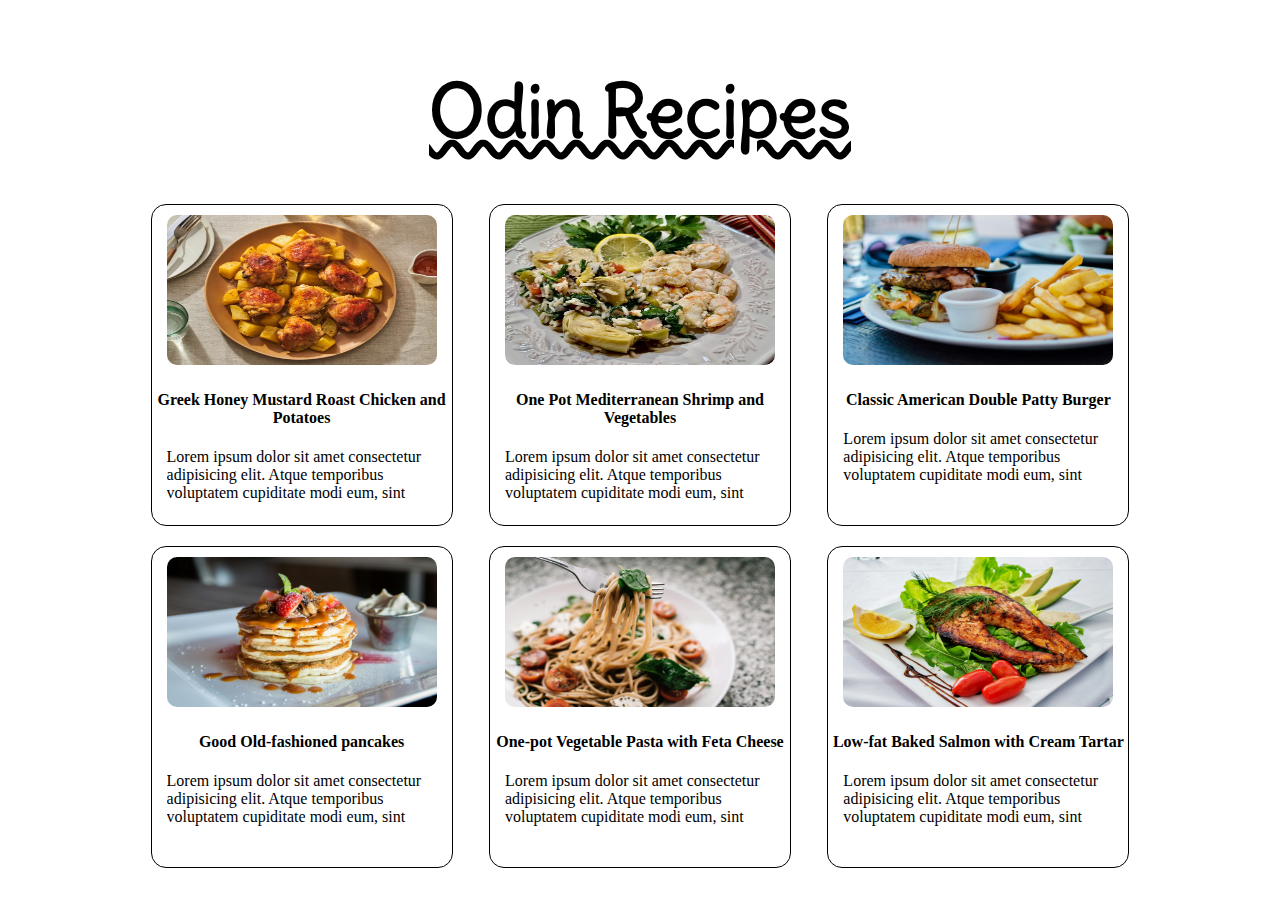
<file: index.html>
<!DOCTYPE html>
<html lang="en">
<head>
    <meta charset="UTF-8">
    <meta name="viewport" content="width=device-width, initial-scale=1.0">
    <link rel="stylesheet" href="styles/style.css">
    <!-- Google Delius Font Import -->
    <link rel="preconnect" href="https://fonts.googleapis.com">
    <link rel="preconnect" href="https://fonts.gstatic.com" crossorigin>
    <link href="https://fonts.googleapis.com/css2?family=Delius&display=swap" rel="stylesheet">
    <title>Odin Recipes</title>
</head>
<body>
    <h1 id="title">Odin Recipes</h1>
    <section id="food-cards">
        <a href="./recipes/chicken.html" class="card">
                <img src="images/chicken.webp" alt="Roasted chicken on a bed of potatoes">
                <h4>Greek Honey Mustard Roast Chicken and Potatoes</h4>
                <p>Lorem ipsum dolor sit amet consectetur adipisicing elit. Atque temporibus voluptatem cupiditate modi eum, sint placeat, rerum eos quos accusantium obcaecati suscipit minima nemo et, pariatur tenetur dolorem reiciendis facere.</p>
        </a>
        <a href="./recipes/shrimp.html" class="card">
                <img src="images/shrimp.webp" alt="Mediterranean shrimp with rice and vegetables">
                <h4>One Pot Mediterranean Shrimp and Vegetables</h4>
                <p>Lorem ipsum dolor sit amet consectetur adipisicing elit. Atque temporibus voluptatem cupiditate modi eum, sint placeat, rerum eos quos accusantium obcaecati suscipit minima nemo et, pariatur tenetur dolorem reiciendis facere.</p>
        </a>
        <a href="./recipes/burger.html" class="card">
                <img src="images/burger.jpg" alt="A large burger with a side of fries">
                <h4>Classic American Double Patty Burger</h4>
                <p> Lorem ipsum dolor sit amet consectetur adipisicing elit. Atque temporibus voluptatem cupiditate modi eum, sint placeat, rerum eos quos accusantium obcaecati suscipit minima nemo et, pariatur tenetur dolorem reiciendis facere.</p>
        </a>
        <a href="./recipes/pancakes.html" class="card">
                <img src="images/pancakes.jpg" alt="Stack of pancakes topped with fruit and mapple syrup and a side of whipped cream">
                <h4>Good Old-fashioned pancakes</h4>
                <p>Lorem ipsum dolor sit amet consectetur adipisicing elit. Atque temporibus voluptatem cupiditate modi eum, sint placeat, rerum eos quos accusantium obcaecati suscipit minima nemo et, pariatur tenetur dolorem reiciendis facere.</p>
        </a>
        <a href="./recipes/pasta.html" class="card">
                <img src="images/pasta.jpg" alt="Pasta with tomato and kale being picked up using a fork">
                <h4>One-pot Vegetable Pasta with Feta Cheese</h4>
                <p>Lorem ipsum dolor sit amet consectetur adipisicing elit. Atque temporibus voluptatem cupiditate modi eum, sint placeat, rerum eos quos accusantium obcaecati suscipit minima nemo et, pariatur tenetur dolorem reiciendis facere.</p>
        </a>
        <a href="./recipes/salmon.html" class="card">
                <img src="images/salmon.jpg" alt="Cooked salmon on a bed of kale with peppers, lemon, avocado and tartar sauce sides">
                <h4>Low-fat Baked Salmon with Cream Tartar</h4>
                <p>Lorem ipsum dolor sit amet consectetur adipisicing elit. Atque temporibus voluptatem cupiditate modi eum, sint placeat, rerum eos quos accusantium obcaecati suscipit minima nemo et, pariatur tenetur dolorem reiciendis facere.</p>
        </a>
    </section>
</body>
</html>
</file>
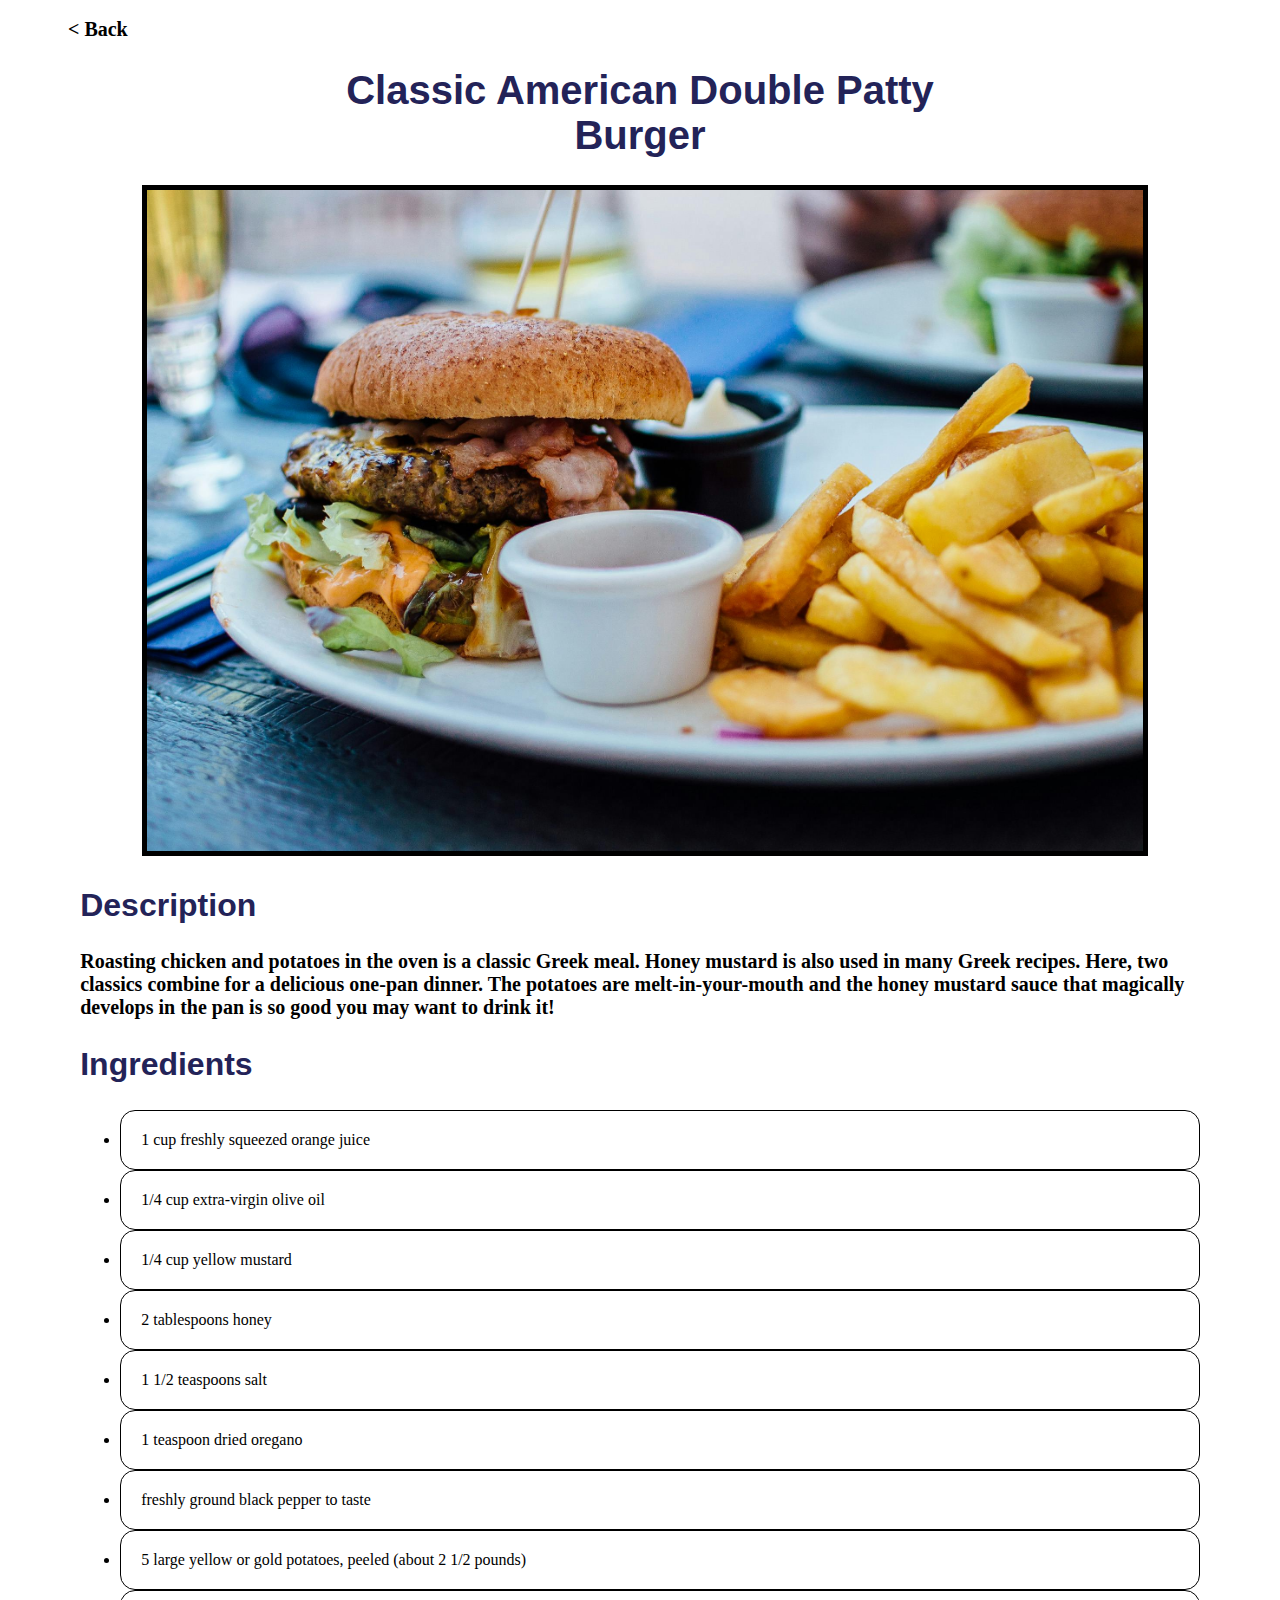
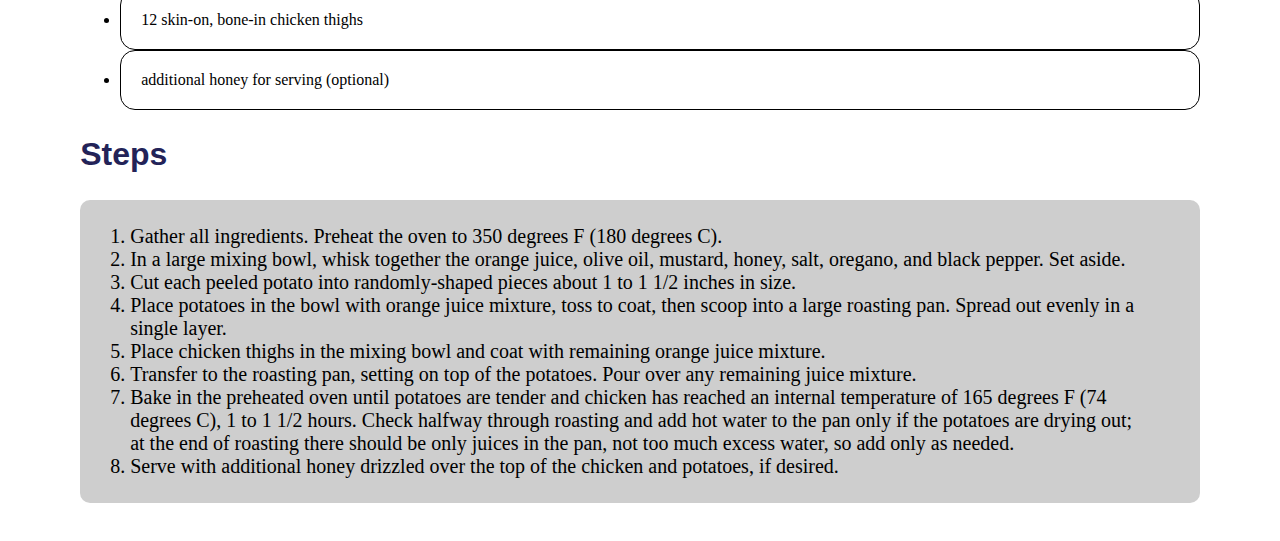
<file: recipes/burger.html>
<!DOCTYPE html>
<html lang="en">
<head>
    <meta charset="UTF-8">
    <meta name="viewport" content="width=device-width, initial-scale=1.0">
    <link rel="stylesheet" href="../styles/style.css">
    <title>Odin Recipes</title>
</head>
<body>
    <nav>
        <a href="../index.html"><strong>< Back</strong></a>
    </nav>
    <h1 class="food-name">Classic American Double Patty Burger</h1>

    <img src="../images/burger.jpg" alt="A large burger with a side of fries" class="food-img">

    <section class="content">
        <h2 class="min-title">Description</h2>
        <p class="desc">Roasting chicken and potatoes in the oven is a classic Greek meal. Honey mustard is also used in many Greek recipes. Here, two classics combine for a delicious one-pan dinner. The potatoes are melt-in-your-mouth and the honey mustard sauce that magically develops in the pan is so good you may want to drink it!</p>

        <h2 class="min-title">Ingredients</h2>
        <ul class="ingredients">
            <li>1 cup freshly squeezed orange juice</li>
            <li>1/4 cup extra-virgin olive oil</li>
            <li>1/4 cup yellow mustard</li>
            <li>2 tablespoons honey</li>
            <li>1 1/2 teaspoons salt</li>
            <li>1 teaspoon dried oregano</li>
            <li>freshly ground black pepper to taste</li>
            <li>5 large yellow or gold potatoes, peeled (about 2 1/2 pounds)</li>
            <li>12 skin-on, bone-in chicken thighs</li>
            <li>additional honey for serving (optional)</li>
        </ul>

        <h2 class="min-title">Steps</h2>
        <ol class="steps">
            <li>Gather all ingredients. Preheat the oven to 350 degrees F (180 degrees C).</li>
            <li>In a large mixing bowl, whisk together the orange juice, olive oil, mustard, honey, salt, oregano, and black pepper. Set aside.</li>
            <li>Cut each peeled potato into randomly-shaped pieces about 1 to 1 1/2 inches in size.</li>
            <li>Place potatoes in the bowl with orange juice mixture, toss to coat, then scoop into a large roasting pan. Spread out evenly in a single layer.</li>
            <li>Place chicken thighs in the mixing bowl and coat with remaining orange juice mixture.</li>
            <li>Transfer to the roasting pan, setting on top of the potatoes. Pour over any remaining juice mixture.</li>
            <li>Bake in the preheated oven until potatoes are tender and chicken has reached an internal temperature of 165 degrees F (74 degrees C), 1 to 1 1/2 hours. Check halfway through roasting and add hot water to the pan only if the potatoes are drying out; at the end of roasting there should be only juices in the pan, not too much excess water, so add only as needed.</li>
            <li>Serve with additional honey drizzled over the top of the chicken and potatoes, if desired.</li>
        </ol>
    </section>
</body>
</html>
</file>
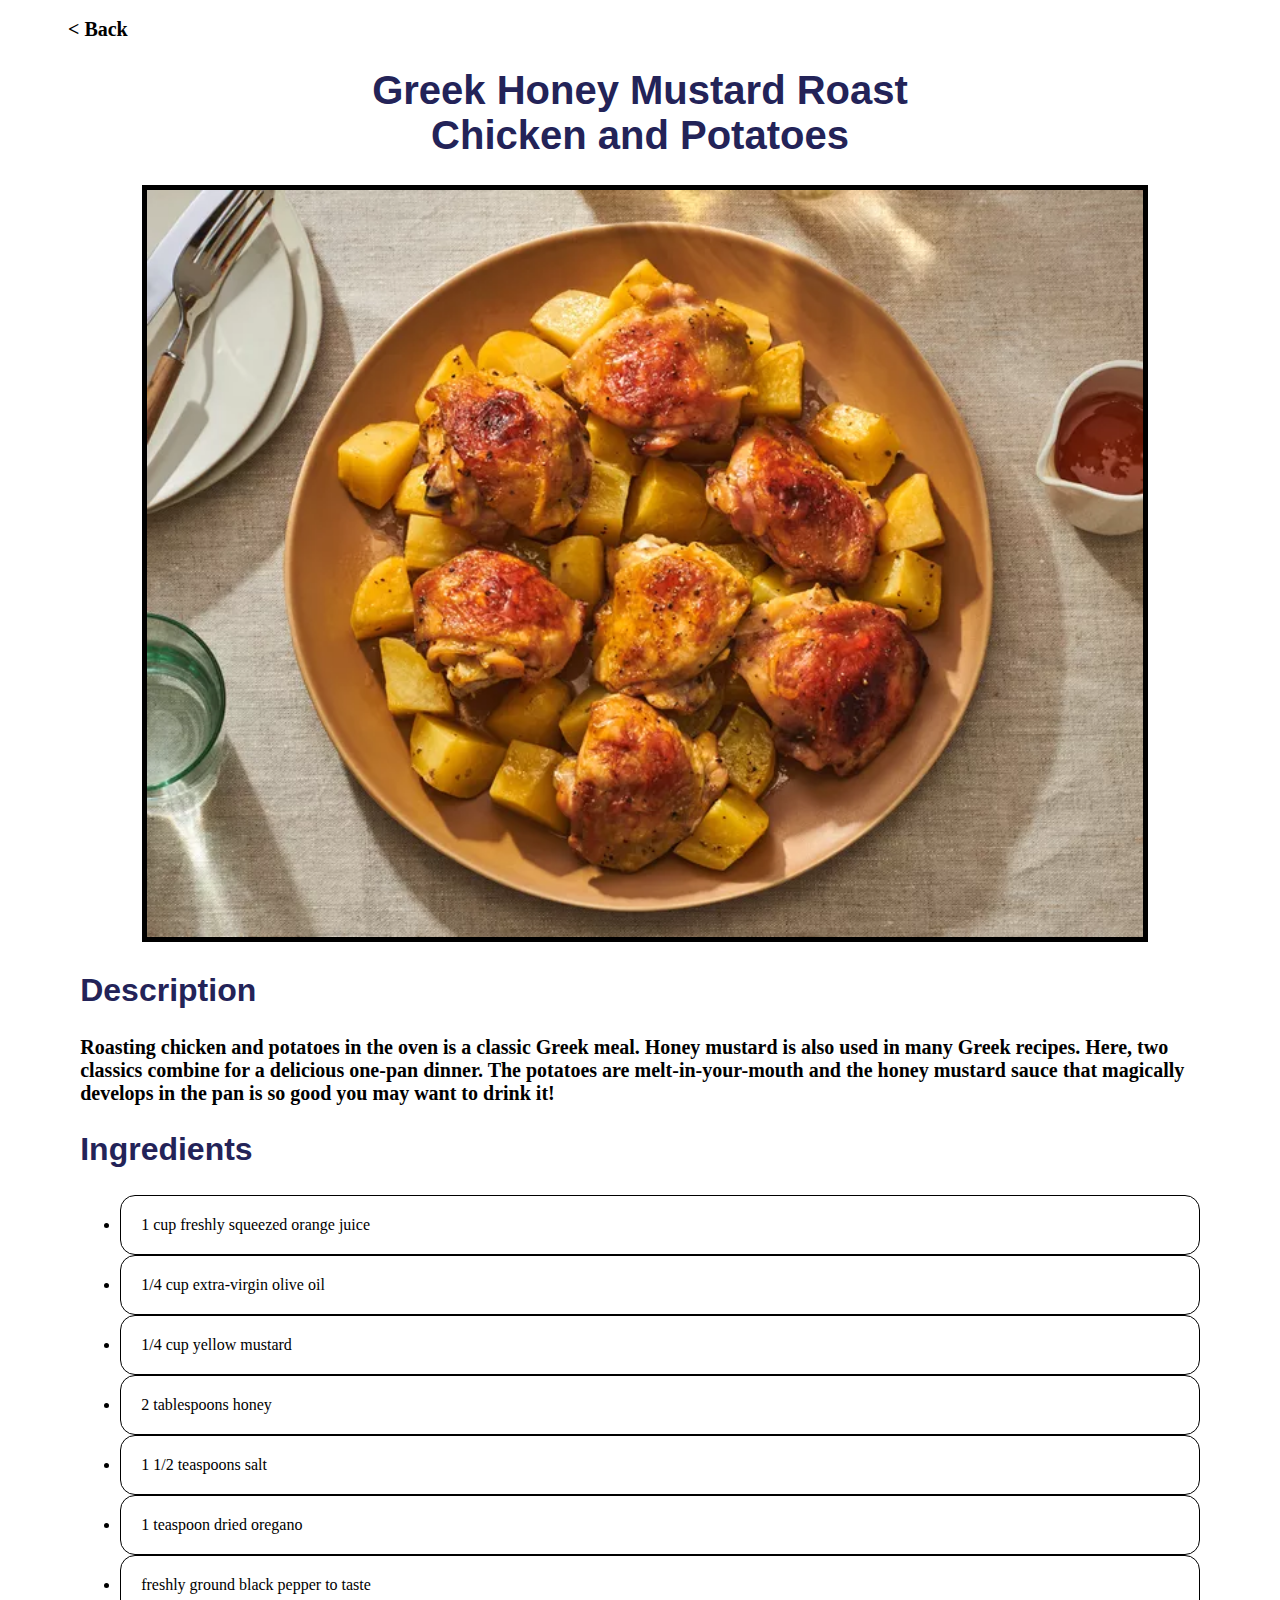
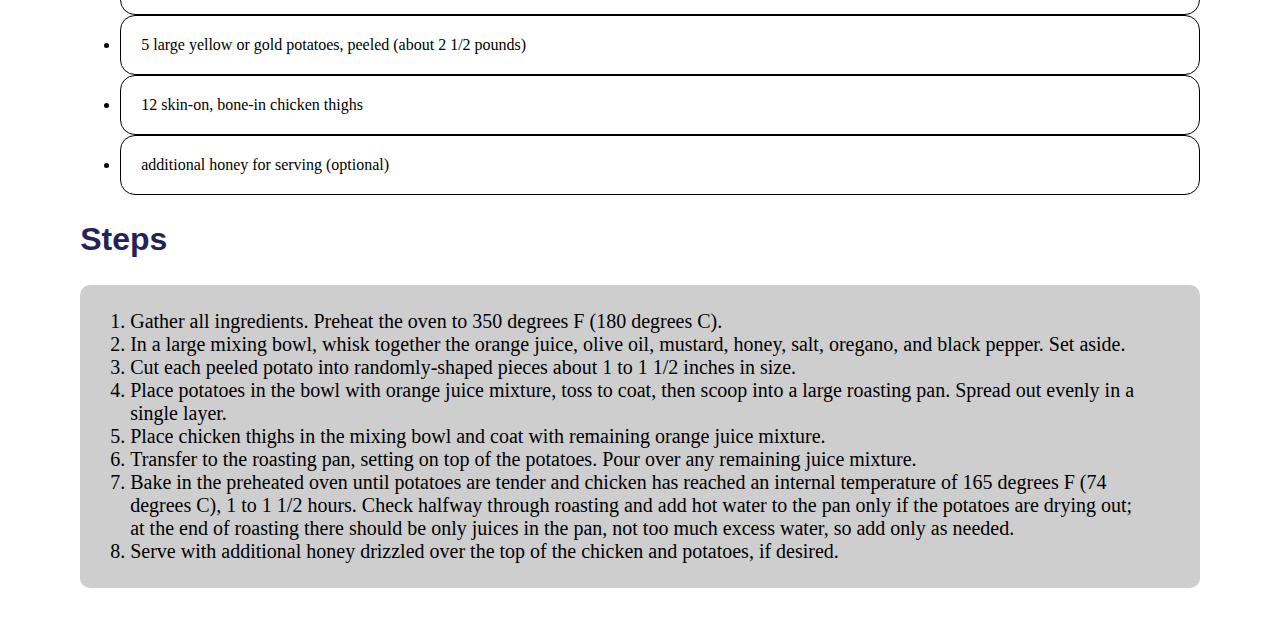
<file: recipes/chicken.html>
<!DOCTYPE html>
<html lang="en">
<head>
    <meta charset="UTF-8">
    <meta name="viewport" content="width=device-width, initial-scale=1.0">
    <link rel="stylesheet" href="../styles/style.css">
    <title>Odin Recipes</title>
</head>
<body>
    <nav>
        <a href="../index.html"><strong>< Back</strong></a>
    </nav>
    <h1 class="food-name">Greek Honey Mustard Roast Chicken and Potatoes</h1>

    <img src="../images/chicken.webp" alt="Roasted chicken on a bed of potatoes" class="food-img">

    <section class="content">
        <h2 class="min-title">Description</h2>
        <p class="desc">Roasting chicken and potatoes in the oven is a classic Greek meal. Honey mustard is also used in many Greek recipes. Here, two classics combine for a delicious one-pan dinner. The potatoes are melt-in-your-mouth and the honey mustard sauce that magically develops in the pan is so good you may want to drink it!</p>

        <h2 class="min-title">Ingredients</h2>
        <ul class="ingredients">
            <li>1 cup freshly squeezed orange juice</li>
            <li>1/4 cup extra-virgin olive oil</li>
            <li>1/4 cup yellow mustard</li>
            <li>2 tablespoons honey</li>
            <li>1 1/2 teaspoons salt</li>
            <li>1 teaspoon dried oregano</li>
            <li>freshly ground black pepper to taste</li>
            <li>5 large yellow or gold potatoes, peeled (about 2 1/2 pounds)</li>
            <li>12 skin-on, bone-in chicken thighs</li>
            <li>additional honey for serving (optional)</li>
        </ul>

        <h2 class="min-title">Steps</h2>
        <ol class="steps">
            <li>Gather all ingredients. Preheat the oven to 350 degrees F (180 degrees C).</li>
            <li>In a large mixing bowl, whisk together the orange juice, olive oil, mustard, honey, salt, oregano, and black pepper. Set aside.</li>
            <li>Cut each peeled potato into randomly-shaped pieces about 1 to 1 1/2 inches in size.</li>
            <li>Place potatoes in the bowl with orange juice mixture, toss to coat, then scoop into a large roasting pan. Spread out evenly in a single layer.</li>
            <li>Place chicken thighs in the mixing bowl and coat with remaining orange juice mixture.</li>
            <li>Transfer to the roasting pan, setting on top of the potatoes. Pour over any remaining juice mixture.</li>
            <li>Bake in the preheated oven until potatoes are tender and chicken has reached an internal temperature of 165 degrees F (74 degrees C), 1 to 1 1/2 hours. Check halfway through roasting and add hot water to the pan only if the potatoes are drying out; at the end of roasting there should be only juices in the pan, not too much excess water, so add only as needed.</li>
            <li>Serve with additional honey drizzled over the top of the chicken and potatoes, if desired.</li>
        </ol>
    </section>
</body>
</html>
</file>
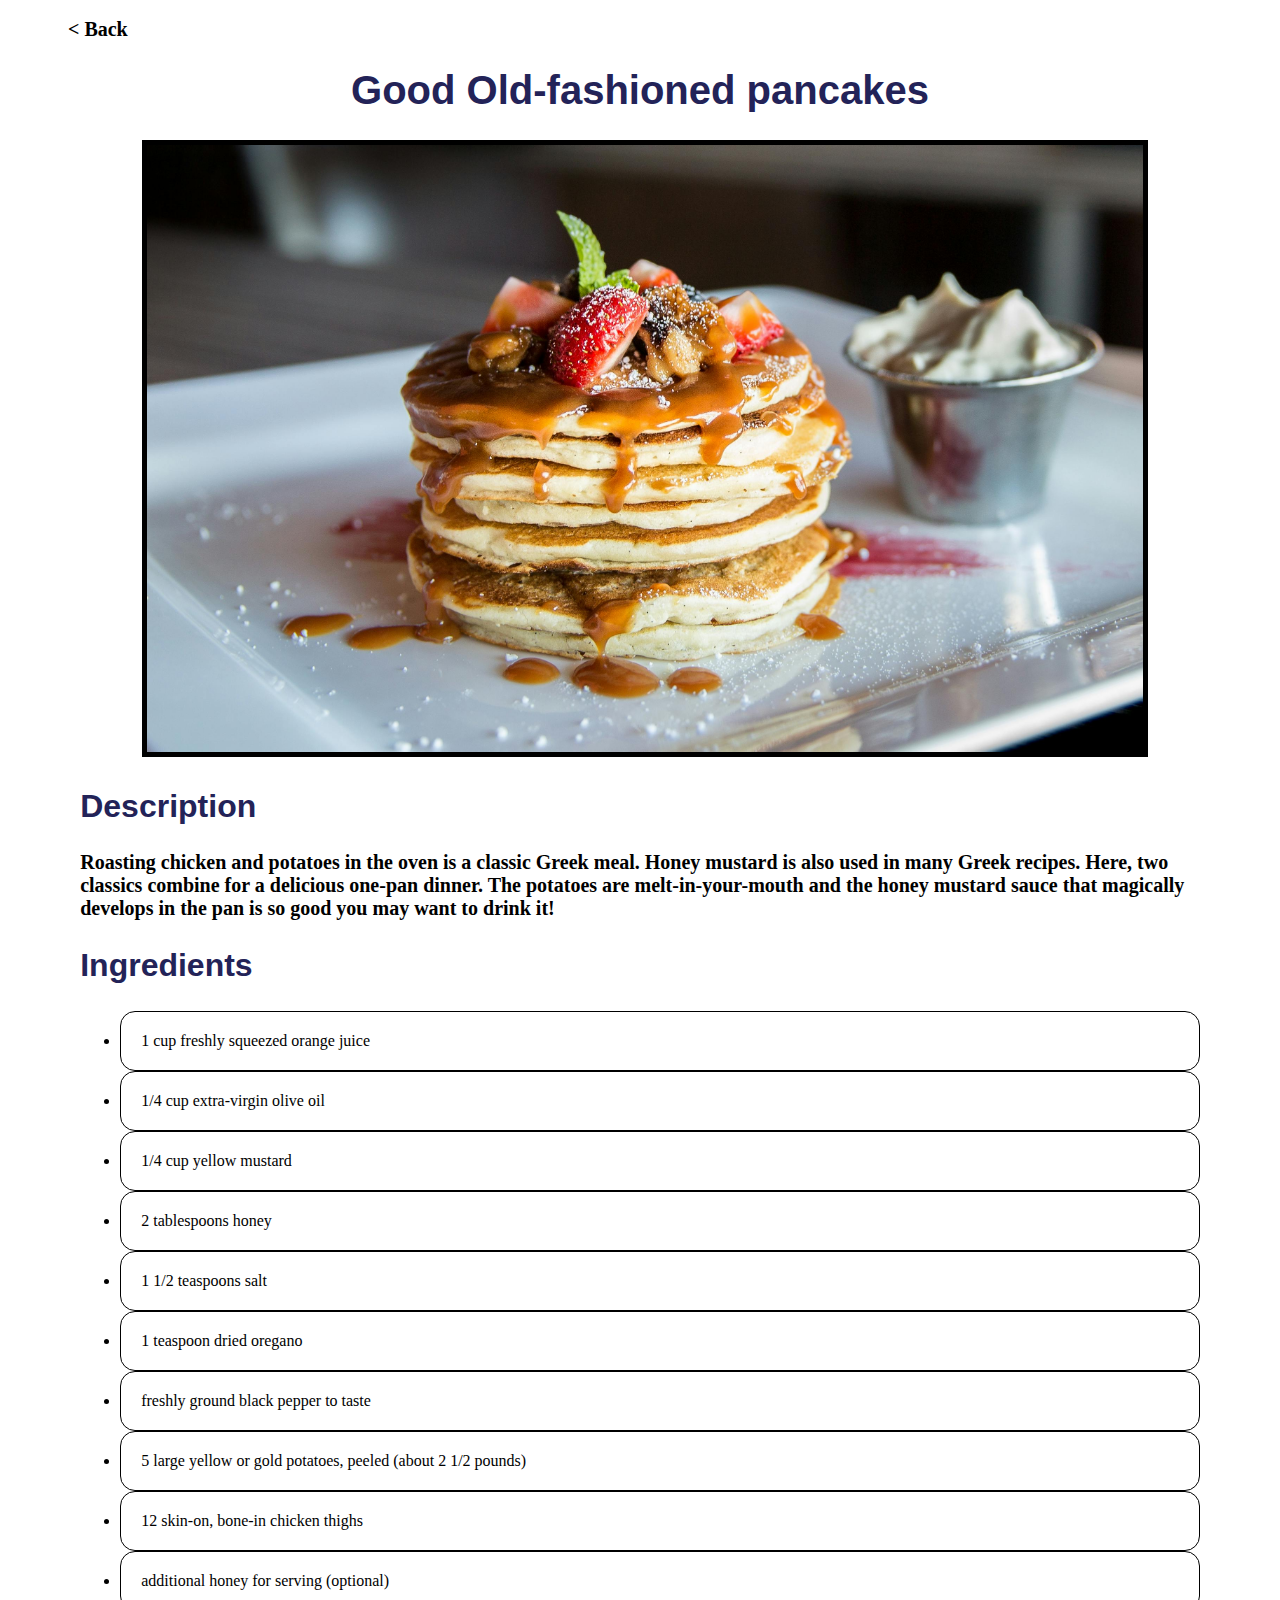
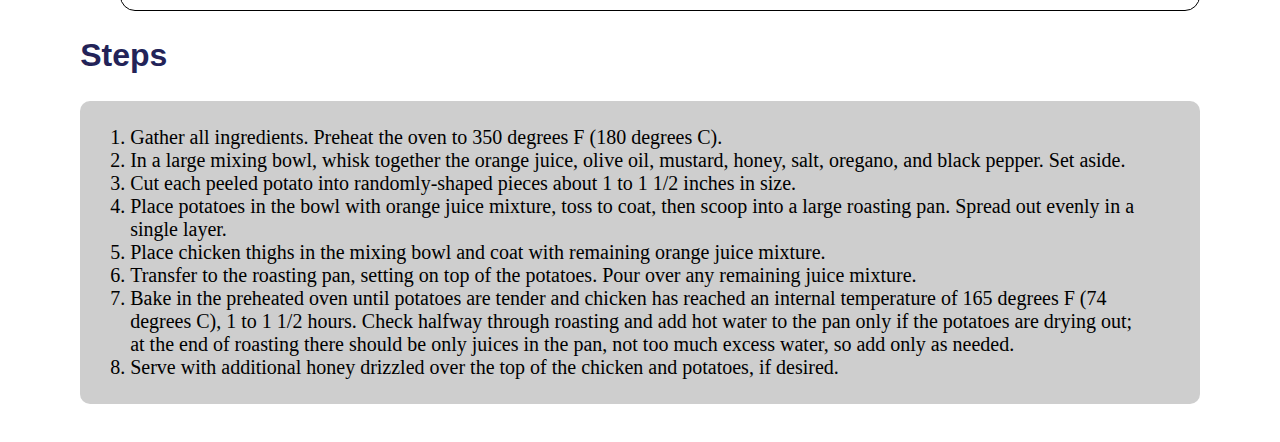
<file: recipes/pancakes.html>
<!DOCTYPE html>
<html lang="en">
<head>
    <meta charset="UTF-8">
    <meta name="viewport" content="width=device-width, initial-scale=1.0">
    <link rel="stylesheet" href="../styles/style.css">
    <title>Odin Recipes</title>
</head>
<body>
    <nav>
        <a href="../index.html"><strong>< Back</strong></a>
    </nav>
    <h1 class="food-name">Good Old-fashioned pancakes</h1>

    <img src="../images/pancakes.jpg" alt="Stack of pancakes topped with fruit and mapple syrup and a side of whipped cream" class="food-img">

    <section class="content">
        <h2 class="min-title">Description</h2>
        <p class="desc">Roasting chicken and potatoes in the oven is a classic Greek meal. Honey mustard is also used in many Greek recipes. Here, two classics combine for a delicious one-pan dinner. The potatoes are melt-in-your-mouth and the honey mustard sauce that magically develops in the pan is so good you may want to drink it!</p>

        <h2 class="min-title">Ingredients</h2>
        <ul class="ingredients">
            <li>1 cup freshly squeezed orange juice</li>
            <li>1/4 cup extra-virgin olive oil</li>
            <li>1/4 cup yellow mustard</li>
            <li>2 tablespoons honey</li>
            <li>1 1/2 teaspoons salt</li>
            <li>1 teaspoon dried oregano</li>
            <li>freshly ground black pepper to taste</li>
            <li>5 large yellow or gold potatoes, peeled (about 2 1/2 pounds)</li>
            <li>12 skin-on, bone-in chicken thighs</li>
            <li>additional honey for serving (optional)</li>
        </ul>

        <h2 class="min-title">Steps</h2>
        <ol class="steps">
            <li>Gather all ingredients. Preheat the oven to 350 degrees F (180 degrees C).</li>
            <li>In a large mixing bowl, whisk together the orange juice, olive oil, mustard, honey, salt, oregano, and black pepper. Set aside.</li>
            <li>Cut each peeled potato into randomly-shaped pieces about 1 to 1 1/2 inches in size.</li>
            <li>Place potatoes in the bowl with orange juice mixture, toss to coat, then scoop into a large roasting pan. Spread out evenly in a single layer.</li>
            <li>Place chicken thighs in the mixing bowl and coat with remaining orange juice mixture.</li>
            <li>Transfer to the roasting pan, setting on top of the potatoes. Pour over any remaining juice mixture.</li>
            <li>Bake in the preheated oven until potatoes are tender and chicken has reached an internal temperature of 165 degrees F (74 degrees C), 1 to 1 1/2 hours. Check halfway through roasting and add hot water to the pan only if the potatoes are drying out; at the end of roasting there should be only juices in the pan, not too much excess water, so add only as needed.</li>
            <li>Serve with additional honey drizzled over the top of the chicken and potatoes, if desired.</li>
        </ol>
    </section>
</body>
</html>
</file>
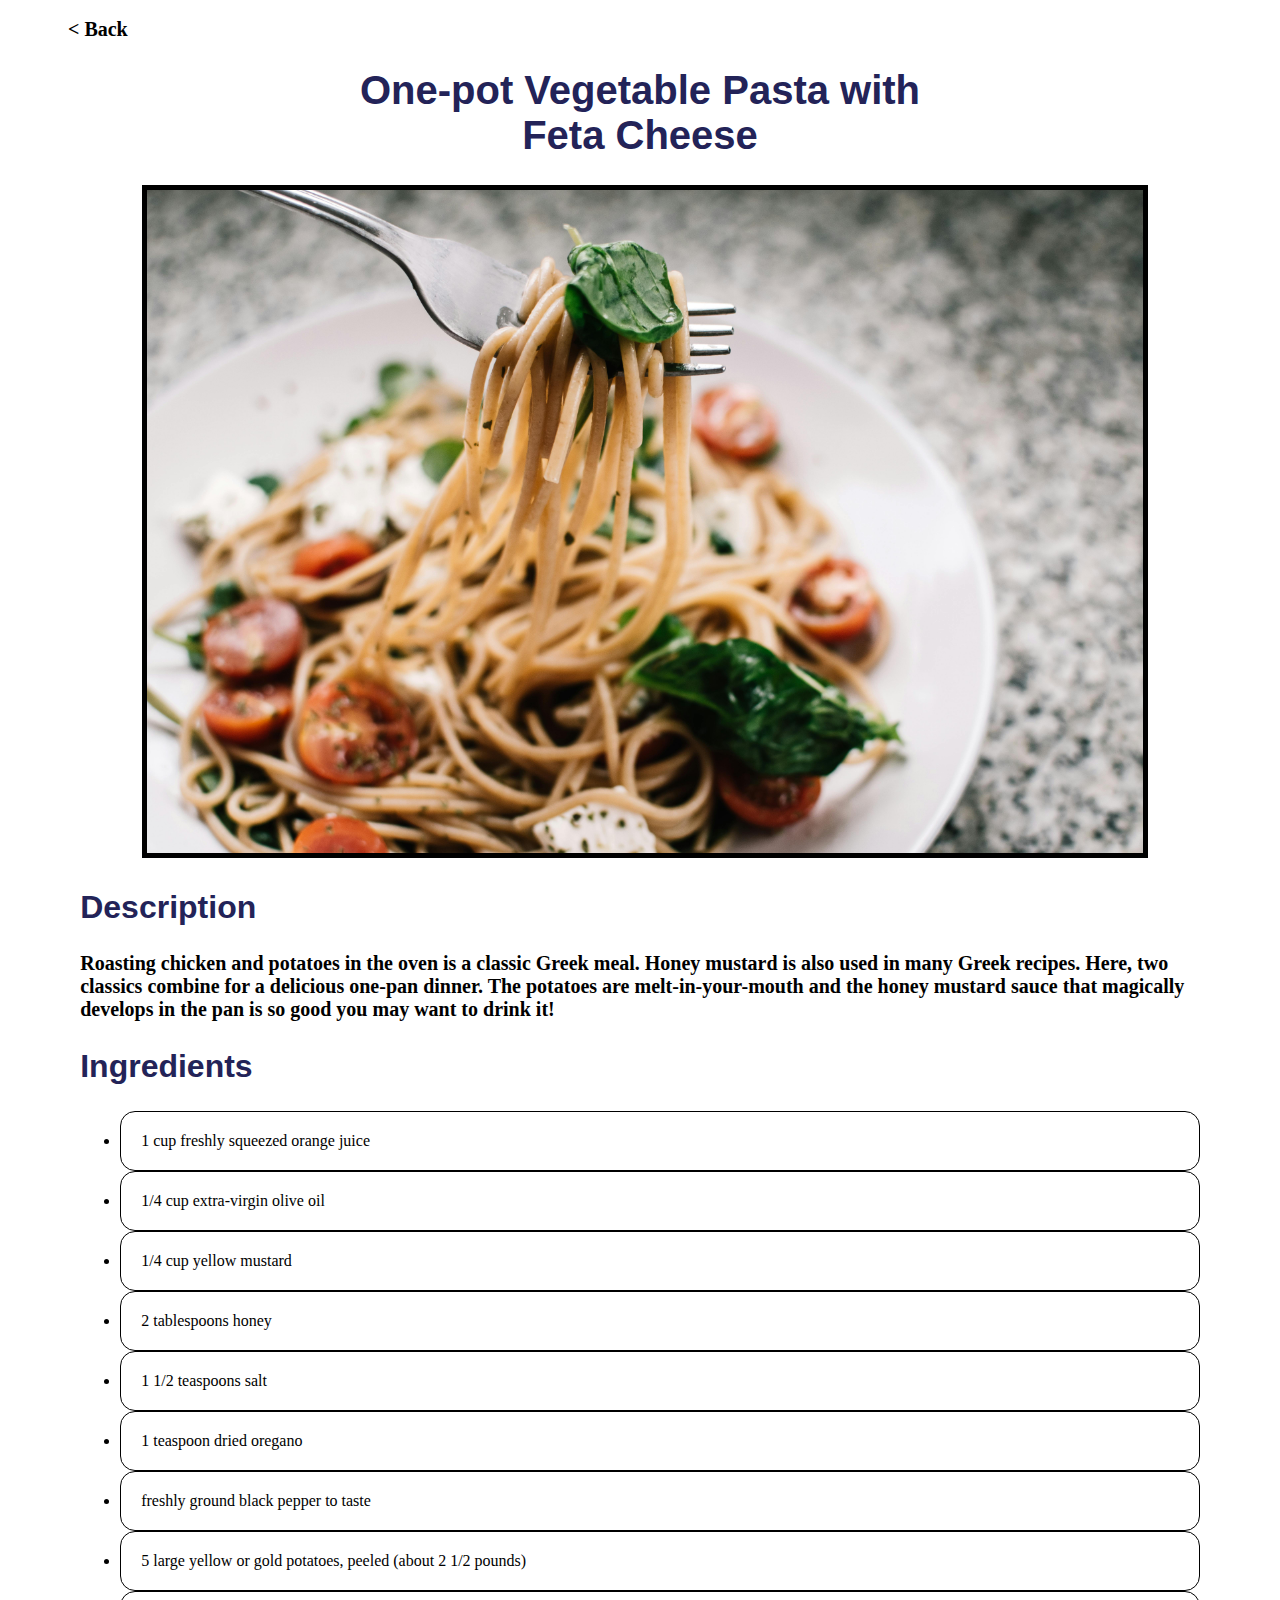
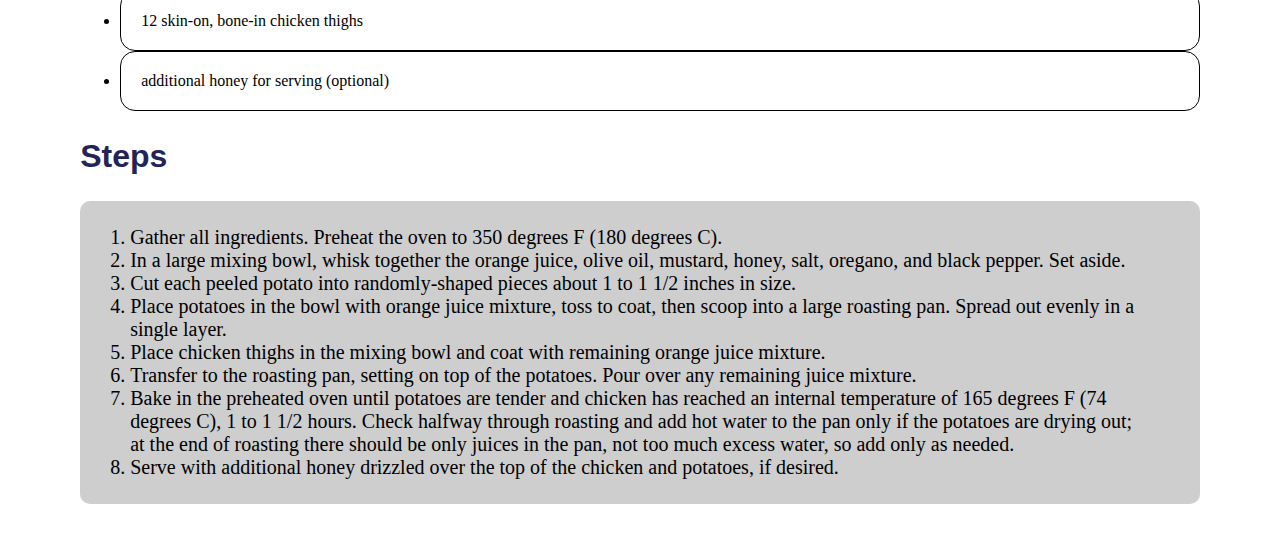
<file: recipes/pasta.html>
<!DOCTYPE html>
<html lang="en">
<head>
    <meta charset="UTF-8">
    <meta name="viewport" content="width=device-width, initial-scale=1.0">
    <link rel="stylesheet" href="../styles/style.css">
    <title>Odin Recipes</title>
</head>
<body>
    <nav>
        <a href="../index.html"><strong>< Back</strong></a>
    </nav>
    <h1 class="food-name">One-pot Vegetable Pasta with Feta Cheese</h1>

    <img src="../images/pasta.jpg" alt="Pasta with tomato and kale being picked up using a fork" class="food-img">

    <section class="content">
        <h2 class="min-title">Description</h2>
        <p class="desc">Roasting chicken and potatoes in the oven is a classic Greek meal. Honey mustard is also used in many Greek recipes. Here, two classics combine for a delicious one-pan dinner. The potatoes are melt-in-your-mouth and the honey mustard sauce that magically develops in the pan is so good you may want to drink it!</p>

        <h2 class="min-title">Ingredients</h2>
        <ul class="ingredients">
            <li>1 cup freshly squeezed orange juice</li>
            <li>1/4 cup extra-virgin olive oil</li>
            <li>1/4 cup yellow mustard</li>
            <li>2 tablespoons honey</li>
            <li>1 1/2 teaspoons salt</li>
            <li>1 teaspoon dried oregano</li>
            <li>freshly ground black pepper to taste</li>
            <li>5 large yellow or gold potatoes, peeled (about 2 1/2 pounds)</li>
            <li>12 skin-on, bone-in chicken thighs</li>
            <li>additional honey for serving (optional)</li>
        </ul>

        <h2 class="min-title">Steps</h2>
        <ol class="steps">
            <li>Gather all ingredients. Preheat the oven to 350 degrees F (180 degrees C).</li>
            <li>In a large mixing bowl, whisk together the orange juice, olive oil, mustard, honey, salt, oregano, and black pepper. Set aside.</li>
            <li>Cut each peeled potato into randomly-shaped pieces about 1 to 1 1/2 inches in size.</li>
            <li>Place potatoes in the bowl with orange juice mixture, toss to coat, then scoop into a large roasting pan. Spread out evenly in a single layer.</li>
            <li>Place chicken thighs in the mixing bowl and coat with remaining orange juice mixture.</li>
            <li>Transfer to the roasting pan, setting on top of the potatoes. Pour over any remaining juice mixture.</li>
            <li>Bake in the preheated oven until potatoes are tender and chicken has reached an internal temperature of 165 degrees F (74 degrees C), 1 to 1 1/2 hours. Check halfway through roasting and add hot water to the pan only if the potatoes are drying out; at the end of roasting there should be only juices in the pan, not too much excess water, so add only as needed.</li>
            <li>Serve with additional honey drizzled over the top of the chicken and potatoes, if desired.</li>
        </ol>
    </section>
</body>
</html>
</file>
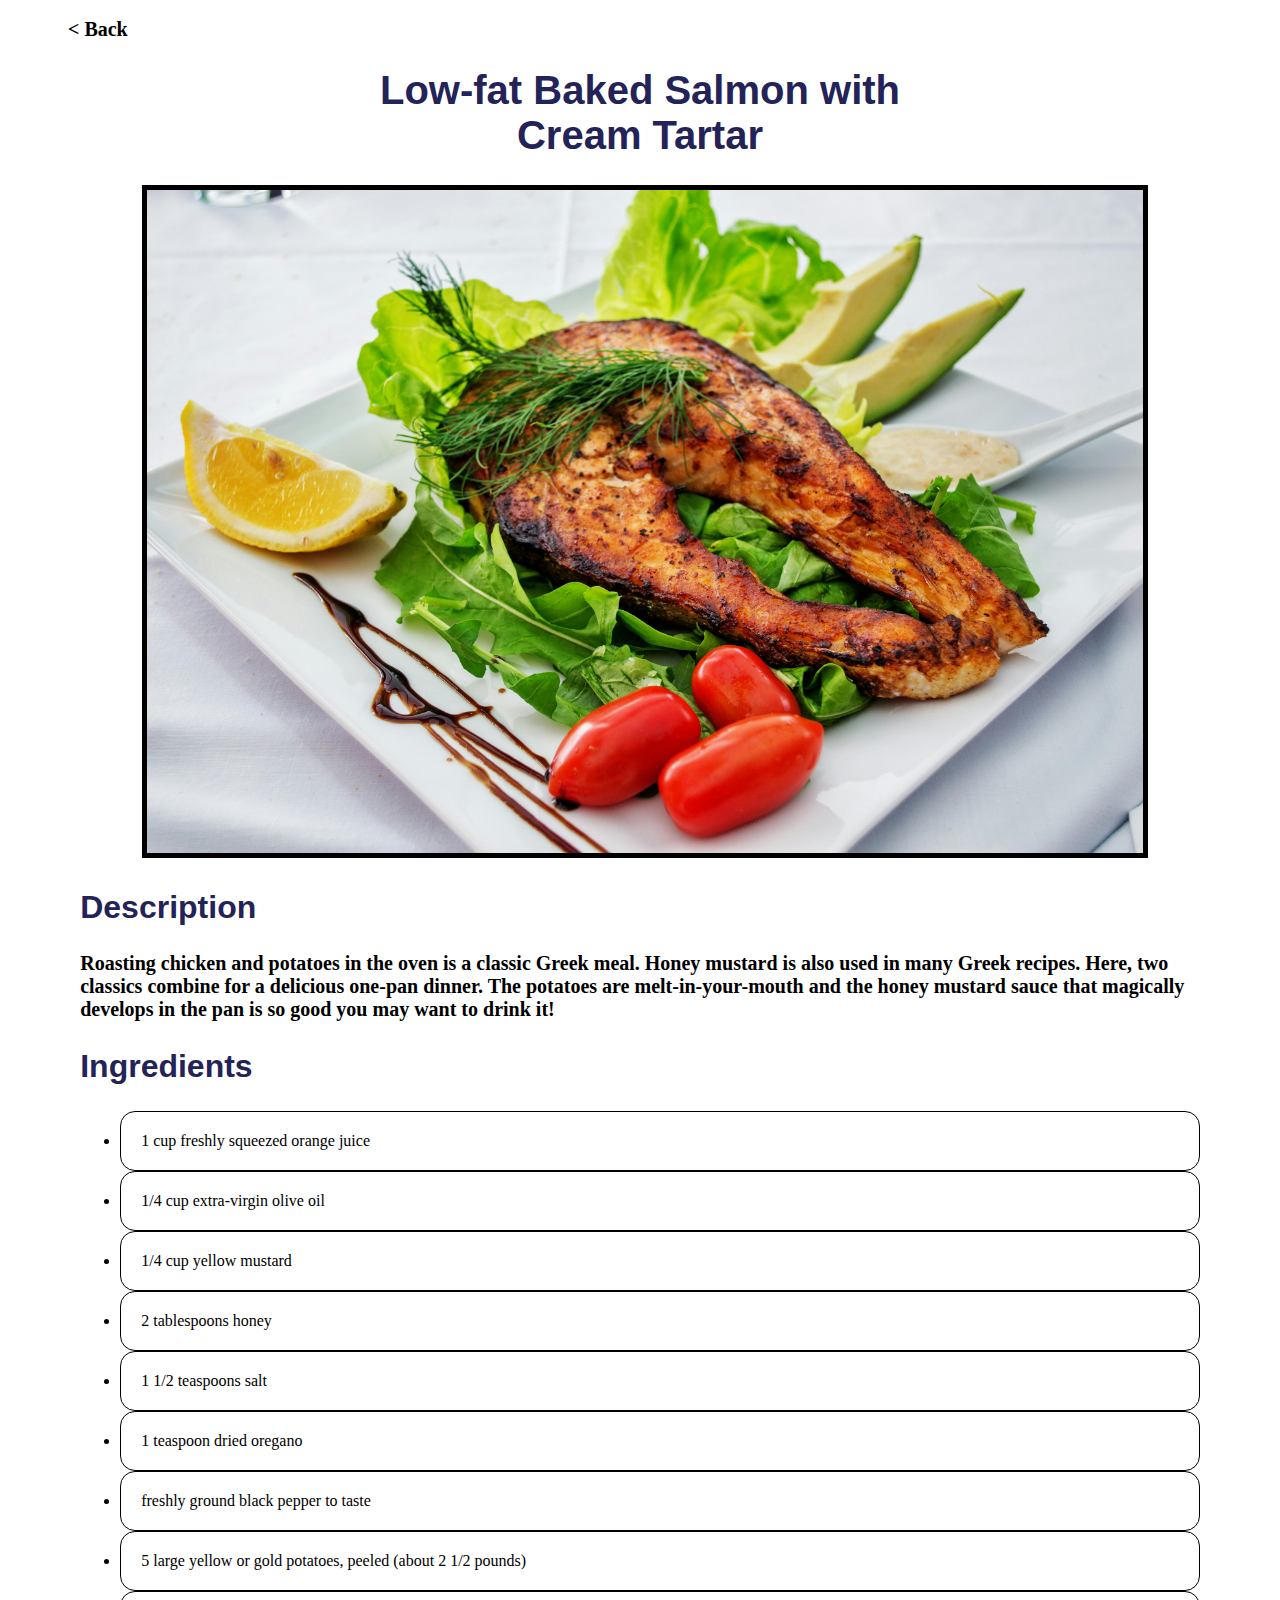
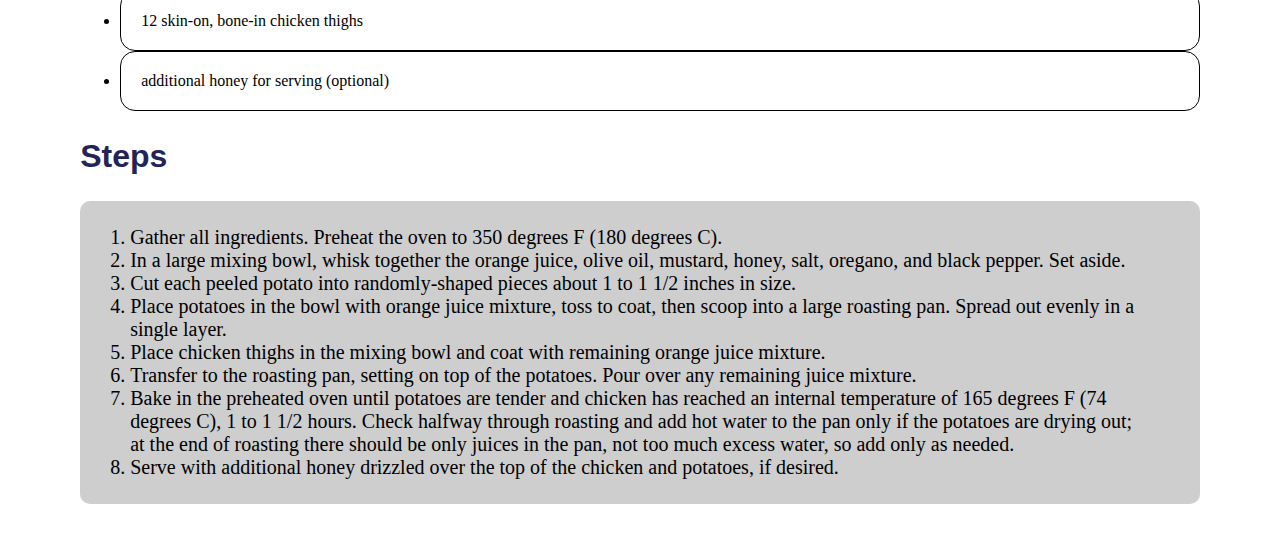
<file: recipes/salmon.html>
<!DOCTYPE html>
<html lang="en">
<head>
    <meta charset="UTF-8">
    <meta name="viewport" content="width=device-width, initial-scale=1.0">
    <link rel="stylesheet" href="../styles/style.css">
    <title>Odin Recipes</title>
</head>
<body>
    <nav>
        <a href="../index.html"><strong>< Back</strong></a>
    </nav>
    <h1 class="food-name">Low-fat Baked Salmon with Cream Tartar</h1>

    <img src="../images/salmon.jpg" alt="Cooked salmon on a bed of kale with peppers, lemon, avocado and tartar sauce sides" class="food-img">

    <section class="content">
        <h2 class="min-title">Description</h2>
        <p class="desc">Roasting chicken and potatoes in the oven is a classic Greek meal. Honey mustard is also used in many Greek recipes. Here, two classics combine for a delicious one-pan dinner. The potatoes are melt-in-your-mouth and the honey mustard sauce that magically develops in the pan is so good you may want to drink it!</p>

        <h2 class="min-title">Ingredients</h2>
        <ul class="ingredients">
            <li>1 cup freshly squeezed orange juice</li>
            <li>1/4 cup extra-virgin olive oil</li>
            <li>1/4 cup yellow mustard</li>
            <li>2 tablespoons honey</li>
            <li>1 1/2 teaspoons salt</li>
            <li>1 teaspoon dried oregano</li>
            <li>freshly ground black pepper to taste</li>
            <li>5 large yellow or gold potatoes, peeled (about 2 1/2 pounds)</li>
            <li>12 skin-on, bone-in chicken thighs</li>
            <li>additional honey for serving (optional)</li>
        </ul>

        <h2 class="min-title">Steps</h2>
        <ol class="steps">
            <li>Gather all ingredients. Preheat the oven to 350 degrees F (180 degrees C).</li>
            <li>In a large mixing bowl, whisk together the orange juice, olive oil, mustard, honey, salt, oregano, and black pepper. Set aside.</li>
            <li>Cut each peeled potato into randomly-shaped pieces about 1 to 1 1/2 inches in size.</li>
            <li>Place potatoes in the bowl with orange juice mixture, toss to coat, then scoop into a large roasting pan. Spread out evenly in a single layer.</li>
            <li>Place chicken thighs in the mixing bowl and coat with remaining orange juice mixture.</li>
            <li>Transfer to the roasting pan, setting on top of the potatoes. Pour over any remaining juice mixture.</li>
            <li>Bake in the preheated oven until potatoes are tender and chicken has reached an internal temperature of 165 degrees F (74 degrees C), 1 to 1 1/2 hours. Check halfway through roasting and add hot water to the pan only if the potatoes are drying out; at the end of roasting there should be only juices in the pan, not too much excess water, so add only as needed.</li>
            <li>Serve with additional honey drizzled over the top of the chicken and potatoes, if desired.</li>
        </ol>
    </section>
</body>
</html>
</file>
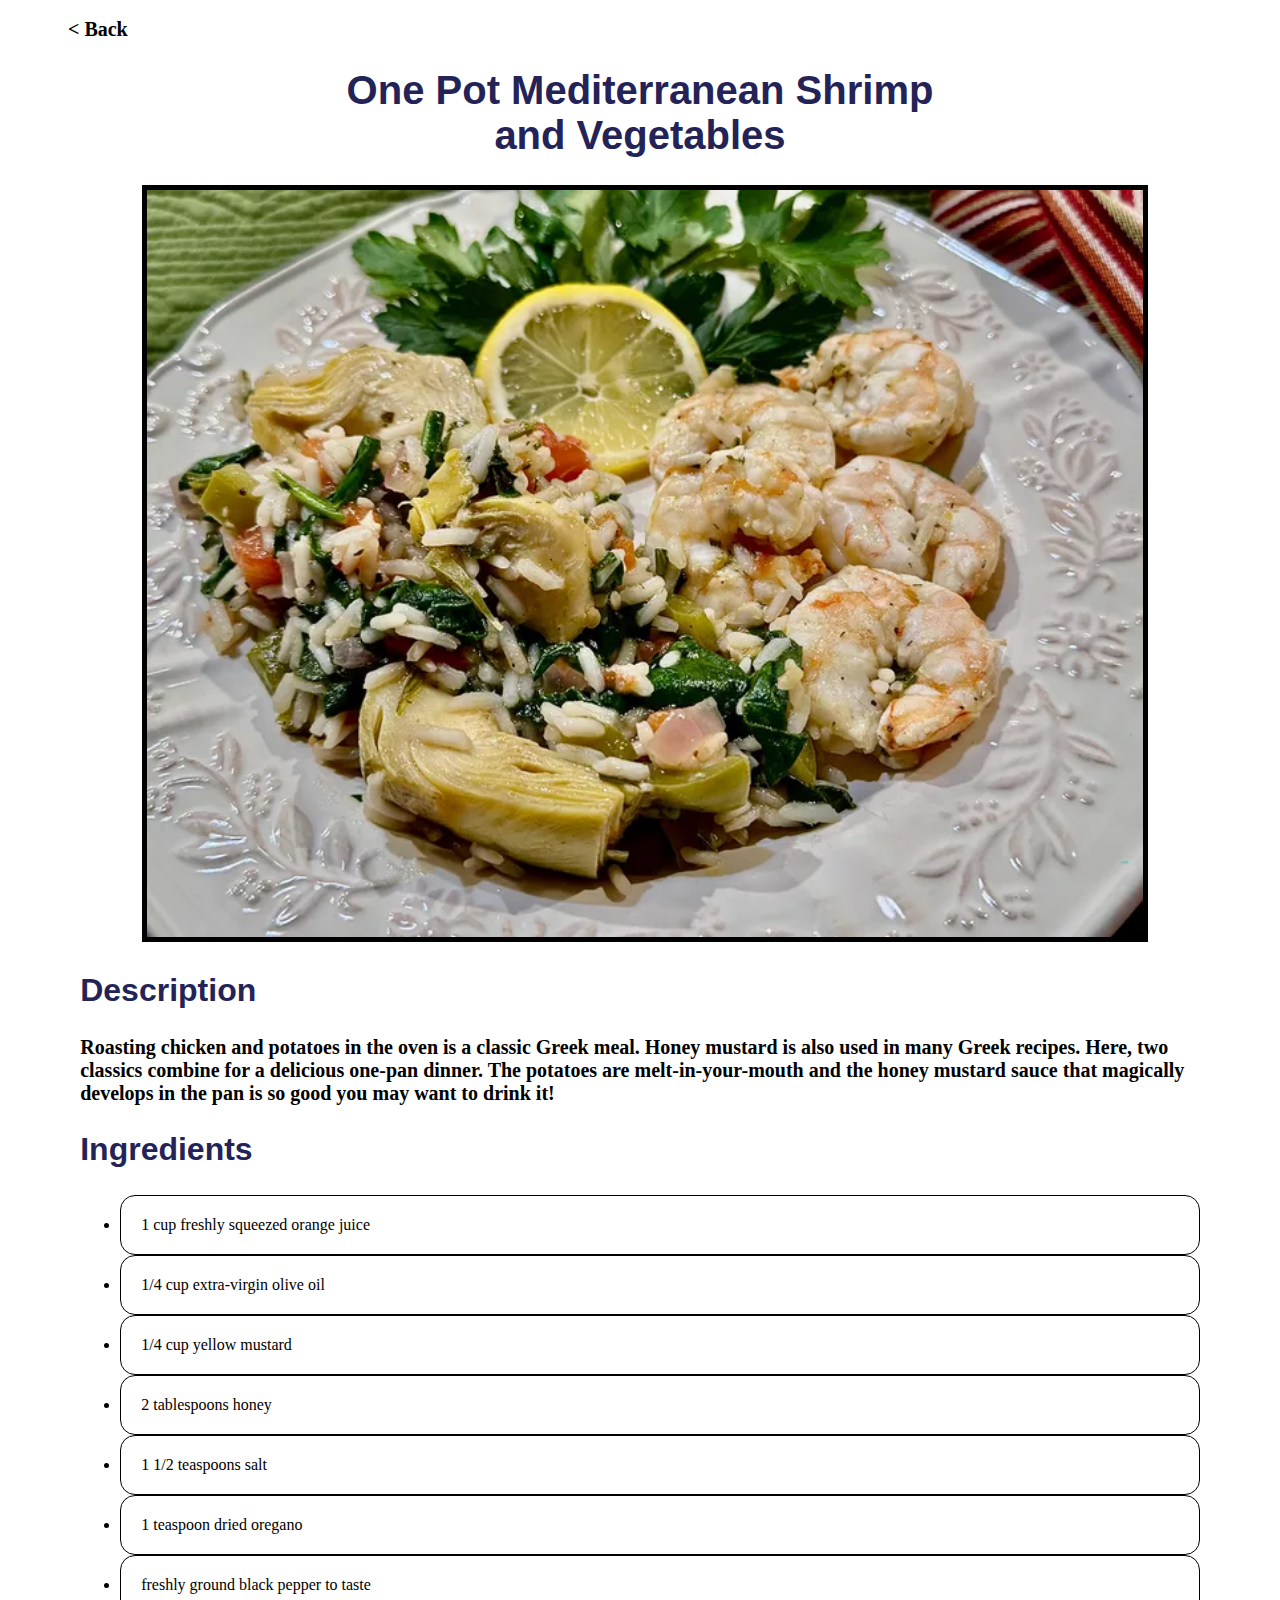
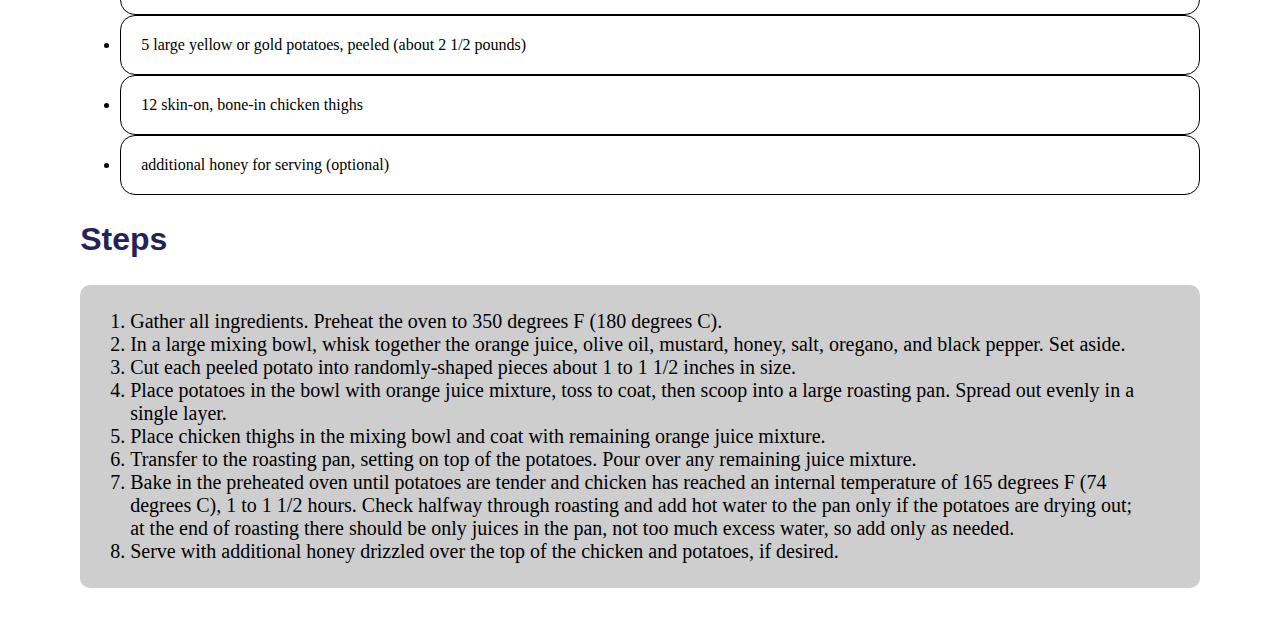
<file: recipes/shrimp.html>
<!DOCTYPE html>
<html lang="en">
<head>
    <meta charset="UTF-8">
    <meta name="viewport" content="width=device-width, initial-scale=1.0">
    <link rel="stylesheet" href="../styles/style.css">
    <title>Odin Recipes</title>
</head>
<body>
    <nav>
        <a href="../index.html"><strong>< Back</strong></a>
    </nav>
    <h1 class="food-name">One Pot Mediterranean Shrimp and Vegetables</h1>

    <img src="../images/shrimp.webp" alt="Mediterranean shrimp with rice and vegetables" class="food-img">

    <section class="content">
        <h2 class="min-title">Description</h2>
        <p class="desc">Roasting chicken and potatoes in the oven is a classic Greek meal. Honey mustard is also used in many Greek recipes. Here, two classics combine for a delicious one-pan dinner. The potatoes are melt-in-your-mouth and the honey mustard sauce that magically develops in the pan is so good you may want to drink it!</p>

        <h2 class="min-title">Ingredients</h2>
        <ul class="ingredients">
            <li>1 cup freshly squeezed orange juice</li>
            <li>1/4 cup extra-virgin olive oil</li>
            <li>1/4 cup yellow mustard</li>
            <li>2 tablespoons honey</li>
            <li>1 1/2 teaspoons salt</li>
            <li>1 teaspoon dried oregano</li>
            <li>freshly ground black pepper to taste</li>
            <li>5 large yellow or gold potatoes, peeled (about 2 1/2 pounds)</li>
            <li>12 skin-on, bone-in chicken thighs</li>
            <li>additional honey for serving (optional)</li>
        </ul>

        <h2 class="min-title">Steps</h2>
        <ol class="steps">
            <li>Gather all ingredients. Preheat the oven to 350 degrees F (180 degrees C).</li>
            <li>In a large mixing bowl, whisk together the orange juice, olive oil, mustard, honey, salt, oregano, and black pepper. Set aside.</li>
            <li>Cut each peeled potato into randomly-shaped pieces about 1 to 1 1/2 inches in size.</li>
            <li>Place potatoes in the bowl with orange juice mixture, toss to coat, then scoop into a large roasting pan. Spread out evenly in a single layer.</li>
            <li>Place chicken thighs in the mixing bowl and coat with remaining orange juice mixture.</li>
            <li>Transfer to the roasting pan, setting on top of the potatoes. Pour over any remaining juice mixture.</li>
            <li>Bake in the preheated oven until potatoes are tender and chicken has reached an internal temperature of 165 degrees F (74 degrees C), 1 to 1 1/2 hours. Check halfway through roasting and add hot water to the pan only if the potatoes are drying out; at the end of roasting there should be only juices in the pan, not too much excess water, so add only as needed.</li>
            <li>Serve with additional honey drizzled over the top of the chicken and potatoes, if desired.</li>
        </ol>
    </section>
</body>
</html>
</file>
<file: styles/style.css>
body {
    padding: 10px;
}

/* Homepage Styling */
#title {
    text-align: center;
    font-family: "Delius", cursive;
    font-weight: 700;
    font-style: normal;
    font-size: 72px;
    text-decoration: black wavy underline;
}

#food-cards {
    width: 80%;
    margin-left: 10%;
    display: flex;
    justify-content: space-around;
    gap: 20px;
    flex-wrap: wrap;
}

.card {
    text-decoration: none;
    width: 300px;
    height: 300px;
    border: 1px solid black;
    border-radius: 15px;
    padding: 10px 0;
    color: black;
}

.card:hover {
    box-shadow: 0px 0px 5px 5px rgb(109, 117, 119);
}

.card img{
    width: 90%;
    height: 50%;
    margin-left: 5%;
    border-radius: 10px;
}

.card h4 {
    text-align: center;
}

.card p {
    width: 90%;
    height: 18%;
    overflow: hidden;
    margin-left: 5%;
}

/* Recipe Pages Styling */
nav a {
    color: black;
    text-decoration: none;
    margin-left: 50px;
    font-size: 20px;
}

.food-name {
    text-align: center;
    font-size: 40px;
    width: 50%;
    margin-left: 25%;
    color: rgb(35, 35, 88);
    font-family: 'Trebuchet MS', 'Lucida Sans Unicode', 'Lucida Grande', 'Lucida Sans', Arial, sans-serif;
}

.food-img {
    width: 80%;
    height: auto;
    margin-left: 10%;
    border: 5px solid black;
}

.content {
    width: 90%;
    margin-left: 5%;
}

.min-title {
    font-family: 'Trebuchet MS', 'Lucida Sans Unicode', 'Lucida Grande', 'Lucida Sans', Arial, sans-serif;
    font-size: 32px;
    color: rgb(35, 35, 88);
}

.desc {
    font-weight: 600;
    font-size: 20px;
}

.ingredients {
    display: flex;
    flex-direction: column;
}

.ingredients li {
    border: 1px solid black;
    border-radius: 15px;
    padding: 20px;
}

.steps {
    background-color: rgb(206, 206, 206);
    padding: 25px 50px;
    font-size: 20px;
    box-sizing: border-box;
    border-radius: 10px;
}
</file>
